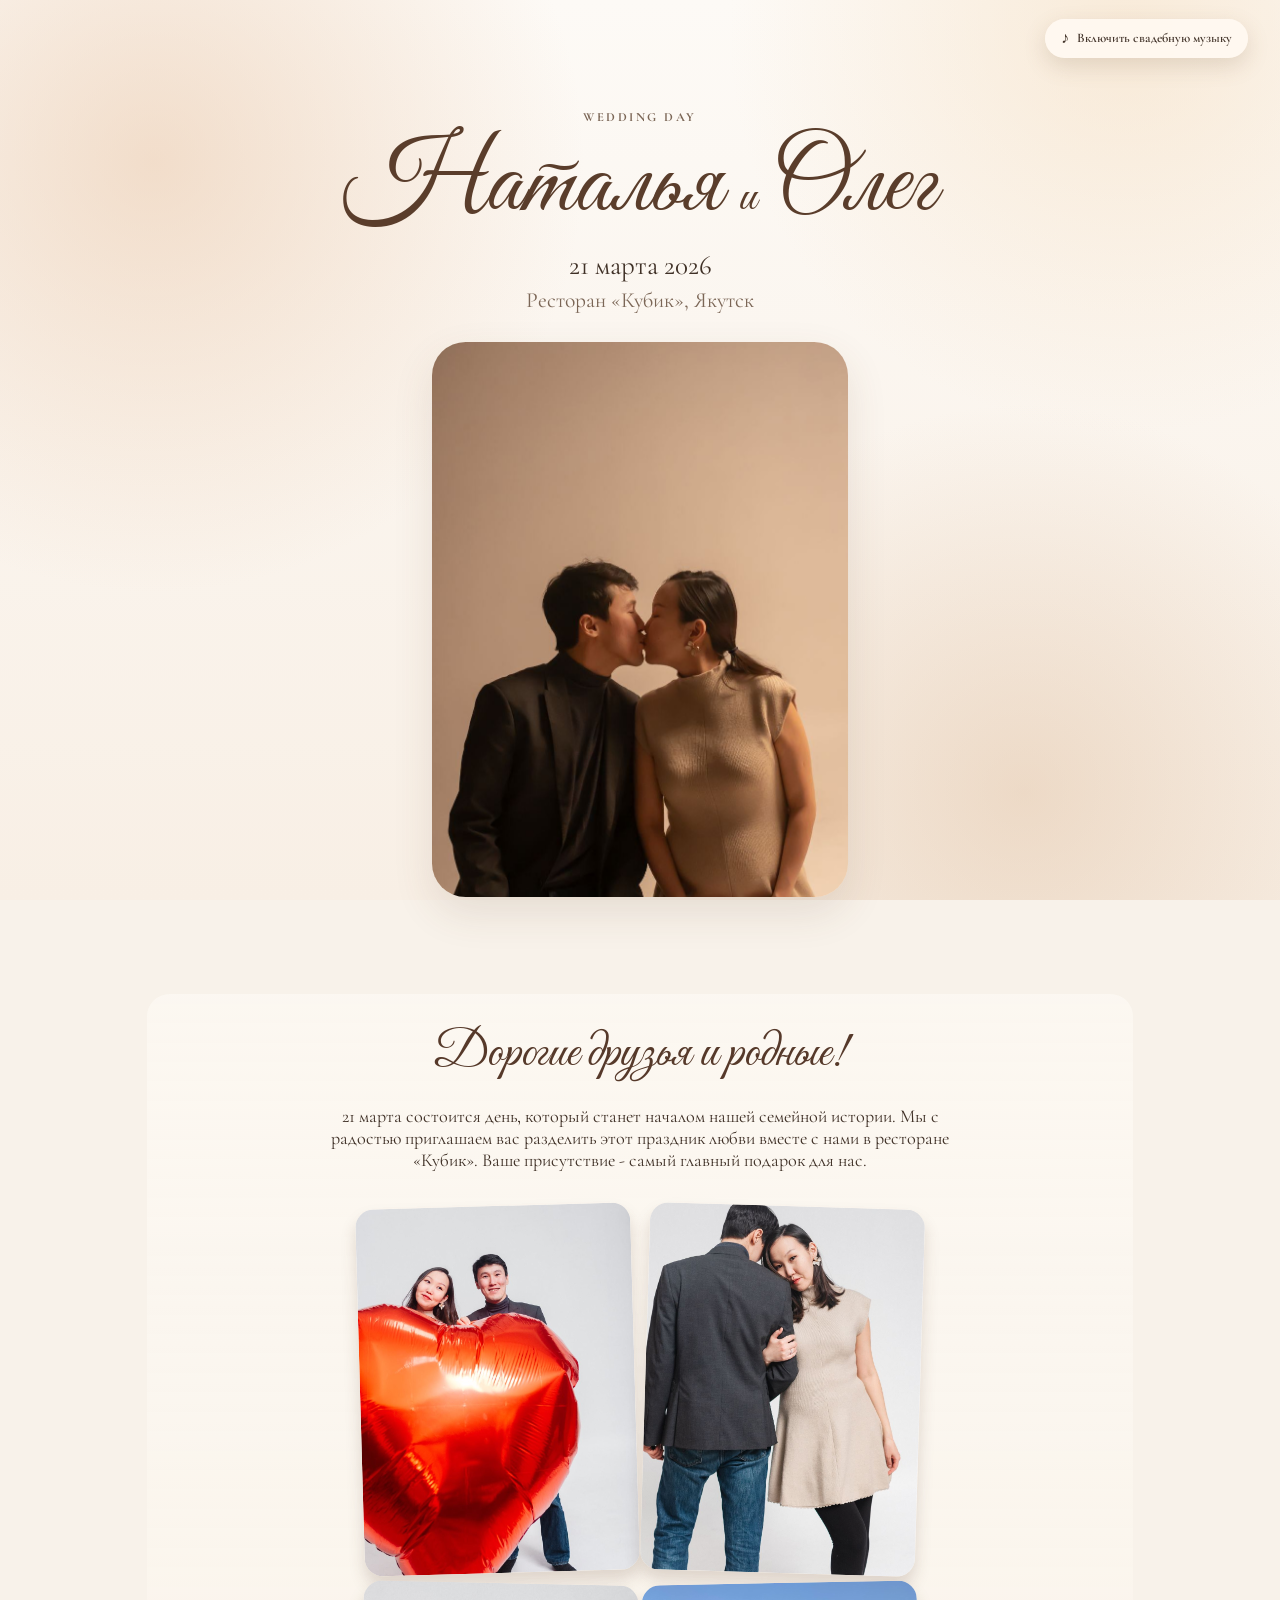
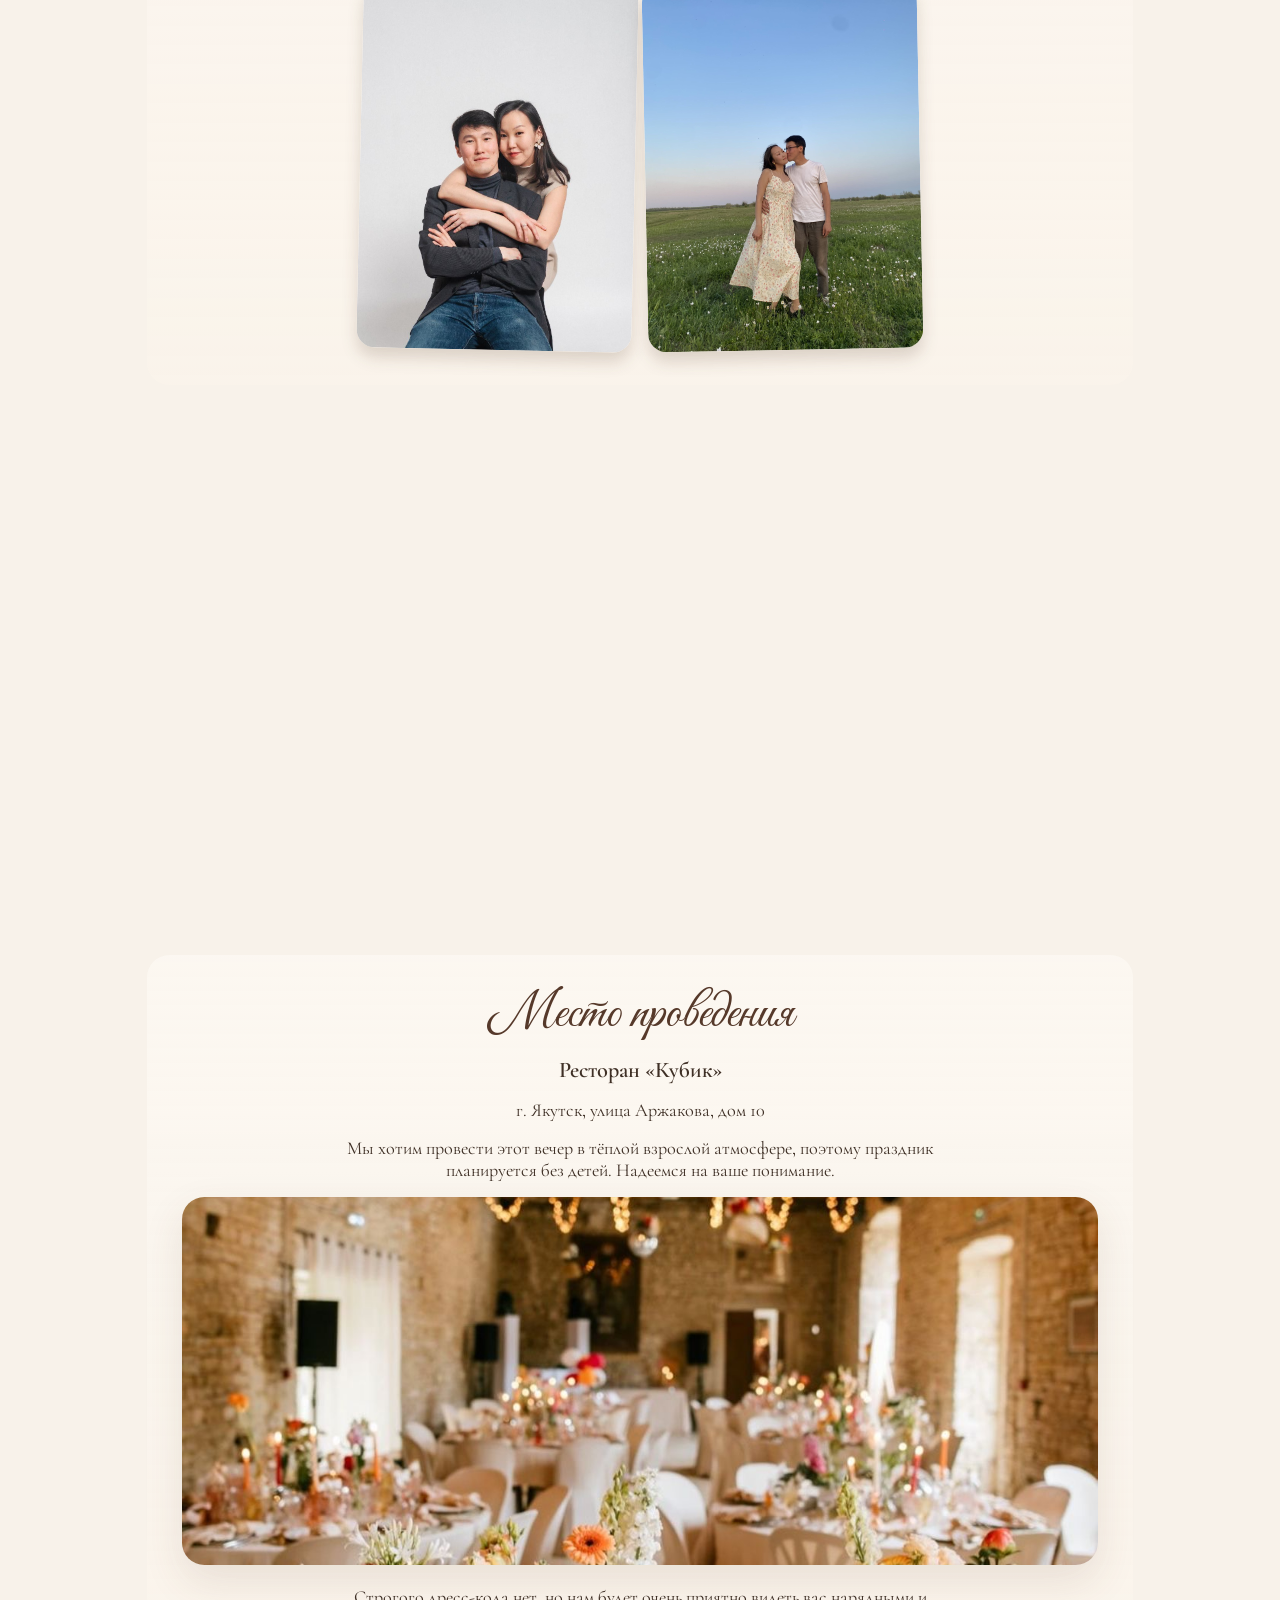
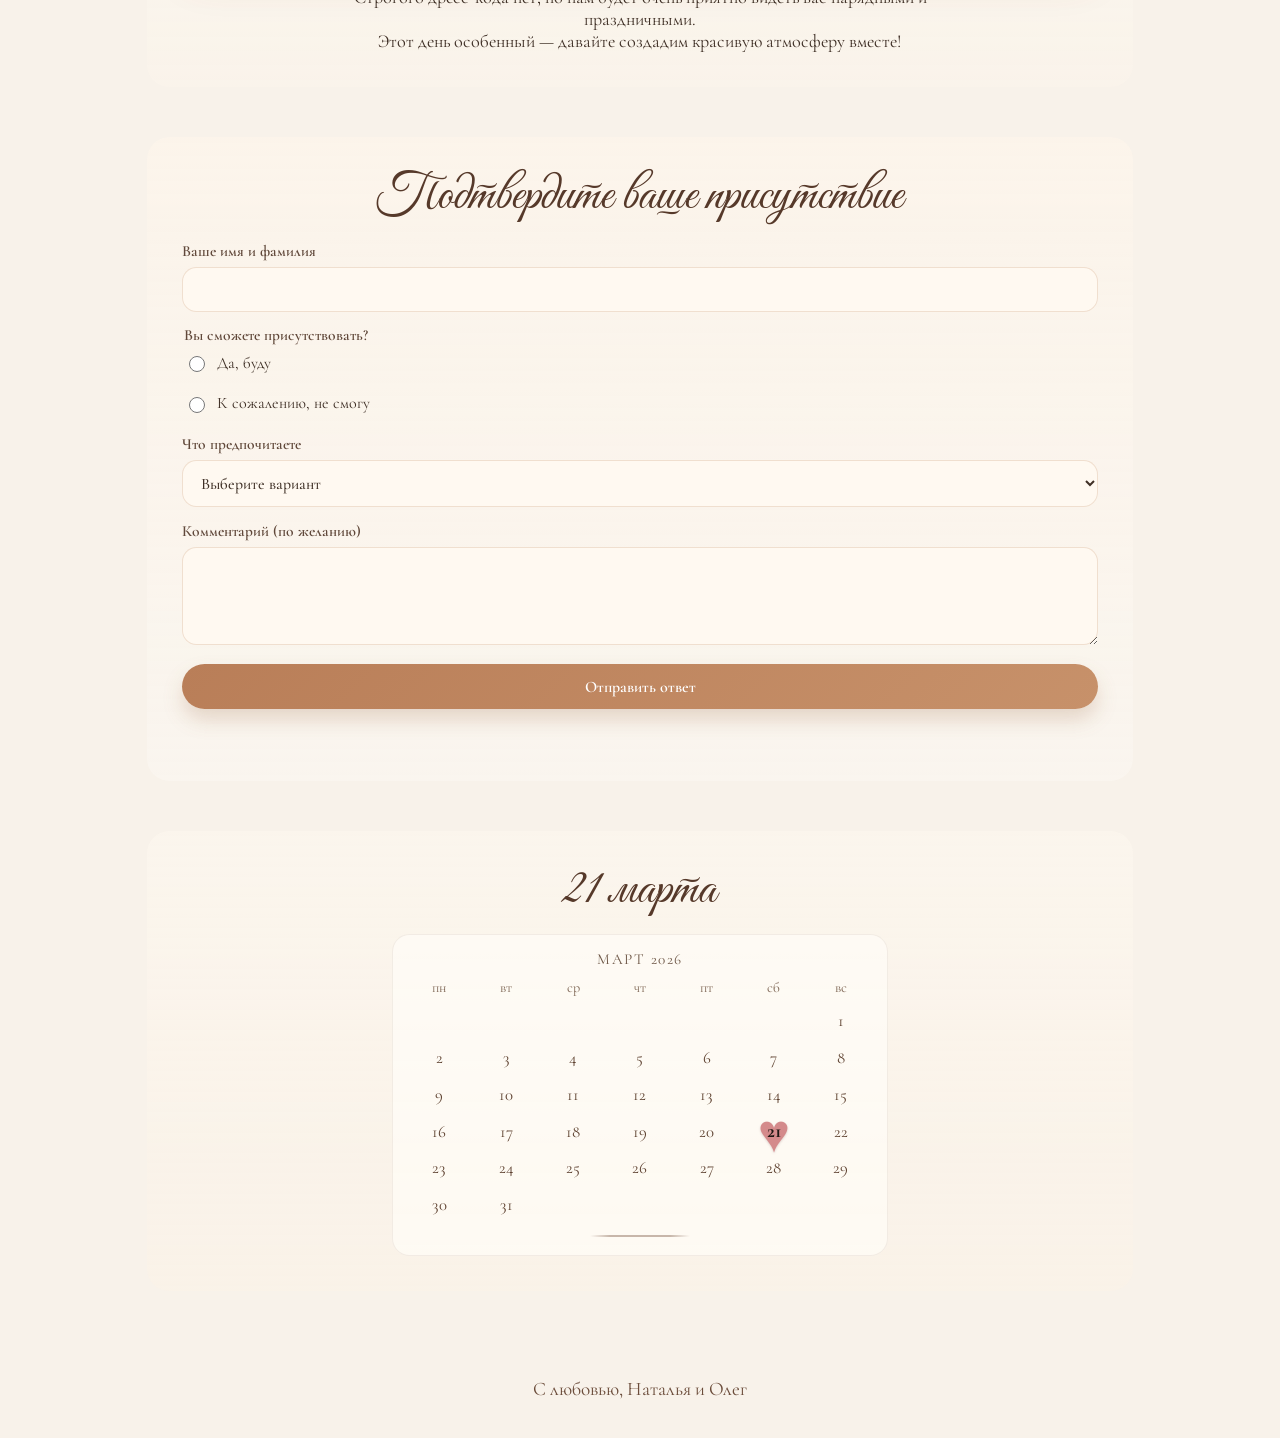
<file: index.html>
<!DOCTYPE html>
<html lang="ru">
<head>
  <meta charset="UTF-8">
  <meta http-equiv="Content-Type" content="text/html; charset=UTF-8">
  <meta name="viewport" content="width=device-width, initial-scale=1.0">
  <title>Наталья и Олег | Приглашение на свадьбу</title>
  <meta
    name="description"
    content="Приглашение на свадьбу Натальи и Олега. 21 марта, Ресторан «Кубик», Якутск."
  >
  <link rel="preconnect" href="https://fonts.googleapis.com">
  <link rel="preconnect" href="https://fonts.gstatic.com" crossorigin>
  <link
    href="https://fonts.googleapis.com/css2?family=Cormorant+Garamond:wght@400;500;600;700&family=Great+Vibes&display=swap"
    rel="stylesheet"
  >
  <style>
    html, body { margin: 0; padding: 0; }
    body { font-family: "Cormorant Garamond", serif; background: #f8f2ea; color: #3f3026; }
    .music-toggle { position: fixed; right: 12px; top: 12px; z-index: 20; }
    .hero { max-width: 1024px; margin: 0 auto; padding: 92px 16px 40px; text-align: center; }
    .hero__title { margin: 12px 0 0; line-height: 0.95; }
    .hero__photo-wrap { width: min(420px, 100%); margin: 24px auto 0; overflow: hidden; border-radius: 24px; }
    .hero__photo { display: block; width: 100%; height: auto; }
  </style>
  <link rel="stylesheet" href="./styles.css?v=20260303-12">
</head>
<body>
  <div class="page-bg" aria-hidden="true"></div>

  <button class="music-toggle" id="musicToggle" type="button" aria-pressed="false">
    <span class="music-toggle__icon" aria-hidden="true">♪</span>
    <span class="music-toggle__label">Включить свадебную музыку</span>
  </button>

  <audio id="weddingMusic" loop preload="none">
    <source src="./audio/bi-2-molitva-14.mp3" type="audio/mpeg">
  </audio>

  <header class="hero reveal" id="top">
    <p class="hero__kicker">wedding day</p>
    <h1 class="hero__title">Наталья <span>и</span> Олег</h1>
    <p class="hero__meta">21 марта 2026</p>
    <p class="hero__meta hero__meta--accent">Ресторан «Кубик», Якутск</p>
    <div class="hero__photo-wrap">
      <img class="hero__photo" src="./img/optimized/paint2.jpg" alt="Наталья и Олег">
    </div>
  </header>

  <main class="content">
    <section class="section reveal" id="story">
      <h2 class="section__title">Дорогие друзья и родные!</h2>
      <p class="section__text">
        21 марта состоится день, который станет началом нашей семейной истории.
        Мы с радостью приглашаем вас разделить этот праздник любви вместе с нами в ресторане «Кубик».
        Ваше присутствие - самый главный подарок для нас.
      </p>
      <div class="collage">
        <img src="./img/optimized/DSC06246.jpg" alt="Фотография Натальи и Олега 1">
        <img src="./img/optimized/DSC06267.jpg" alt="Фотография Натальи и Олега 2">
        <img src="./img/optimized/poto1.jpg" alt="Фотография Натальи и Олега 3">
        <img src="./img/optimized/hero-main.jpg" alt="Фотография Натальи и Олега 4">
      </div>
      
    </section>

    <section class="section reveal" id="timing">
      <h2 class="section__title">Тайминг дня</h2>
      <ul class="timeline">
        <li class="timeline__item">
          <time class="timeline__time" datetime="2026-03-21T16:00:00+09:00">16:00</time>
          <p class="timeline__event">Сбор гостей</p>
        </li>
        <li class="timeline__item">
          <time class="timeline__time" datetime="2026-03-21T17:00:00+09:00">17:00</time>
          <p class="timeline__event">Начало торжества</p>
        </li>
        <li class="timeline__item">
          <time class="timeline__time" datetime="2026-03-21T21:00:00+09:00">21:00</time>
          <p class="timeline__event">Праздничный торт</p>
        </li>
        <li class="timeline__item">
          <time class="timeline__time" datetime="2026-03-21T23:00:00+09:00">23:00</time>
          <p class="timeline__event">Завершение вечера</p>
        </li>
      </ul>
      <p class="section__hint">
        Будем рады, если вы приедете к началу сбора гостей, чтобы ничего не пропустить.
      </p>
    </section>

    <section class="section reveal" id="location">
      <h2 class="section__title">Место проведения</h2>
      <p class="section__text section__text--center section__text--strong">Ресторан «Кубик»</p>
      <p class="section__text section__text--center">г. Якутск, улица Аржакова, дом 10</p>
      <p class="section__text">
        Мы хотим провести этот вечер в тёплой взрослой атмосфере, поэтому праздник планируется без детей.
        Надеемся на ваше понимание.
      </p>
      <img class="mood-photo" src="./photos_preview/mood.jpeg" alt="Атмосфера места проведения">

      
      <p class="section__text section__text--center">
        Строгого дресс-кода нет, но нам будет очень приятно видеть вас нарядными и праздничными.<br>
        Этот день особенный — давайте создадим красивую атмосферу вместе!
      </p>
    </section>

    

    <section class="section section--rsvp reveal" id="rsvp">
      <h2 class="section__title">Подтвердите ваше присутствие</h2>
      <form class="rsvp-form" id="rsvpForm" novalidate>
        <label class="field">
          <span class="field__label">Ваше имя и фамилия</span>
          <input class="field__control" type="text" name="fullName" required>
        </label>

        <fieldset class="field-group">
          <legend class="field__label">Вы сможете присутствовать?</legend>
          <label class="choice">
            <input type="radio" name="attendance" value="Да, буду" required>
            <span>Да, буду</span>
          </label>
          <label class="choice">
            <input type="radio" name="attendance" value="К сожалению, не смогу" required>
            <span>К сожалению, не смогу</span>
          </label>
        </fieldset>

        <label class="field">
          <span class="field__label">Что предпочитаете</span>
          <select class="field__control" name="drink" required>
            <option value="" selected disabled>Выберите вариант</option>
            <option value="Красное вино">Красное вино</option>
            <option value="Белое вино">Белое вино</option>
            <option value="Шампанское">Шампанское</option>
            <option value="Крепкие напитки">Крепкие напитки</option>
            <option value="Не пью алкоголь">Не пью алкоголь</option>
          </select>
        </label>

        <label class="field">
          <span class="field__label">Комментарий (по желанию)</span>
          <textarea class="field__control field__control--textarea" name="comment" rows="3"></textarea>
        </label>

        <button class="submit-btn" type="submit">Отправить ответ</button>
        <p class="form-status" id="formStatus" role="status" aria-live="polite"></p>
      </form>
    </section>

    <section class="section section--calendar reveal" id="calendar">
      <h2 class="section__title">21 марта</h2>
      <div class="calendar" role="img" aria-label="Календарь марта 2026 года. Дата свадьбы: 21 марта">
        <p class="calendar__month">март 2026</p>
        <div class="calendar__weekdays" aria-hidden="true">
          <span>пн</span><span>вт</span><span>ср</span><span>чт</span><span>пт</span><span>сб</span><span>вс</span>
        </div>
        <div class="calendar__grid" aria-hidden="true">
          <span class="calendar__cell calendar__cell--empty"></span>
          <span class="calendar__cell calendar__cell--empty"></span>
          <span class="calendar__cell calendar__cell--empty"></span>
          <span class="calendar__cell calendar__cell--empty"></span>
          <span class="calendar__cell calendar__cell--empty"></span>
          <span class="calendar__cell calendar__cell--empty"></span>
          <span class="calendar__cell">1</span>
          <span class="calendar__cell">2</span>
          <span class="calendar__cell">3</span>
          <span class="calendar__cell">4</span>
          <span class="calendar__cell">5</span>
          <span class="calendar__cell">6</span>
          <span class="calendar__cell">7</span>
          <span class="calendar__cell">8</span>
          <span class="calendar__cell">9</span>
          <span class="calendar__cell">10</span>
          <span class="calendar__cell">11</span>
          <span class="calendar__cell">12</span>
          <span class="calendar__cell">13</span>
          <span class="calendar__cell">14</span>
          <span class="calendar__cell">15</span>
          <span class="calendar__cell">16</span>
          <span class="calendar__cell">17</span>
          <span class="calendar__cell">18</span>
          <span class="calendar__cell">19</span>
          <span class="calendar__cell">20</span>
          <span class="calendar__cell calendar__cell--heart" aria-label="21 марта">21</span>
          <span class="calendar__cell">22</span>
          <span class="calendar__cell">23</span>
          <span class="calendar__cell">24</span>
          <span class="calendar__cell">25</span>
          <span class="calendar__cell">26</span>
          <span class="calendar__cell">27</span>
          <span class="calendar__cell">28</span>
          <span class="calendar__cell">29</span>
          <span class="calendar__cell">30</span>
          <span class="calendar__cell">31</span>
        </div>
        <div class="calendar__underline" aria-hidden="true"></div>
      </div>
    </section>
  </main>

  <footer class="footer">
    С любовью, Наталья и Олег
  </footer>

  <script src="./script.js?v=20260303-10" defer></script>
</body>
</html>
</file>
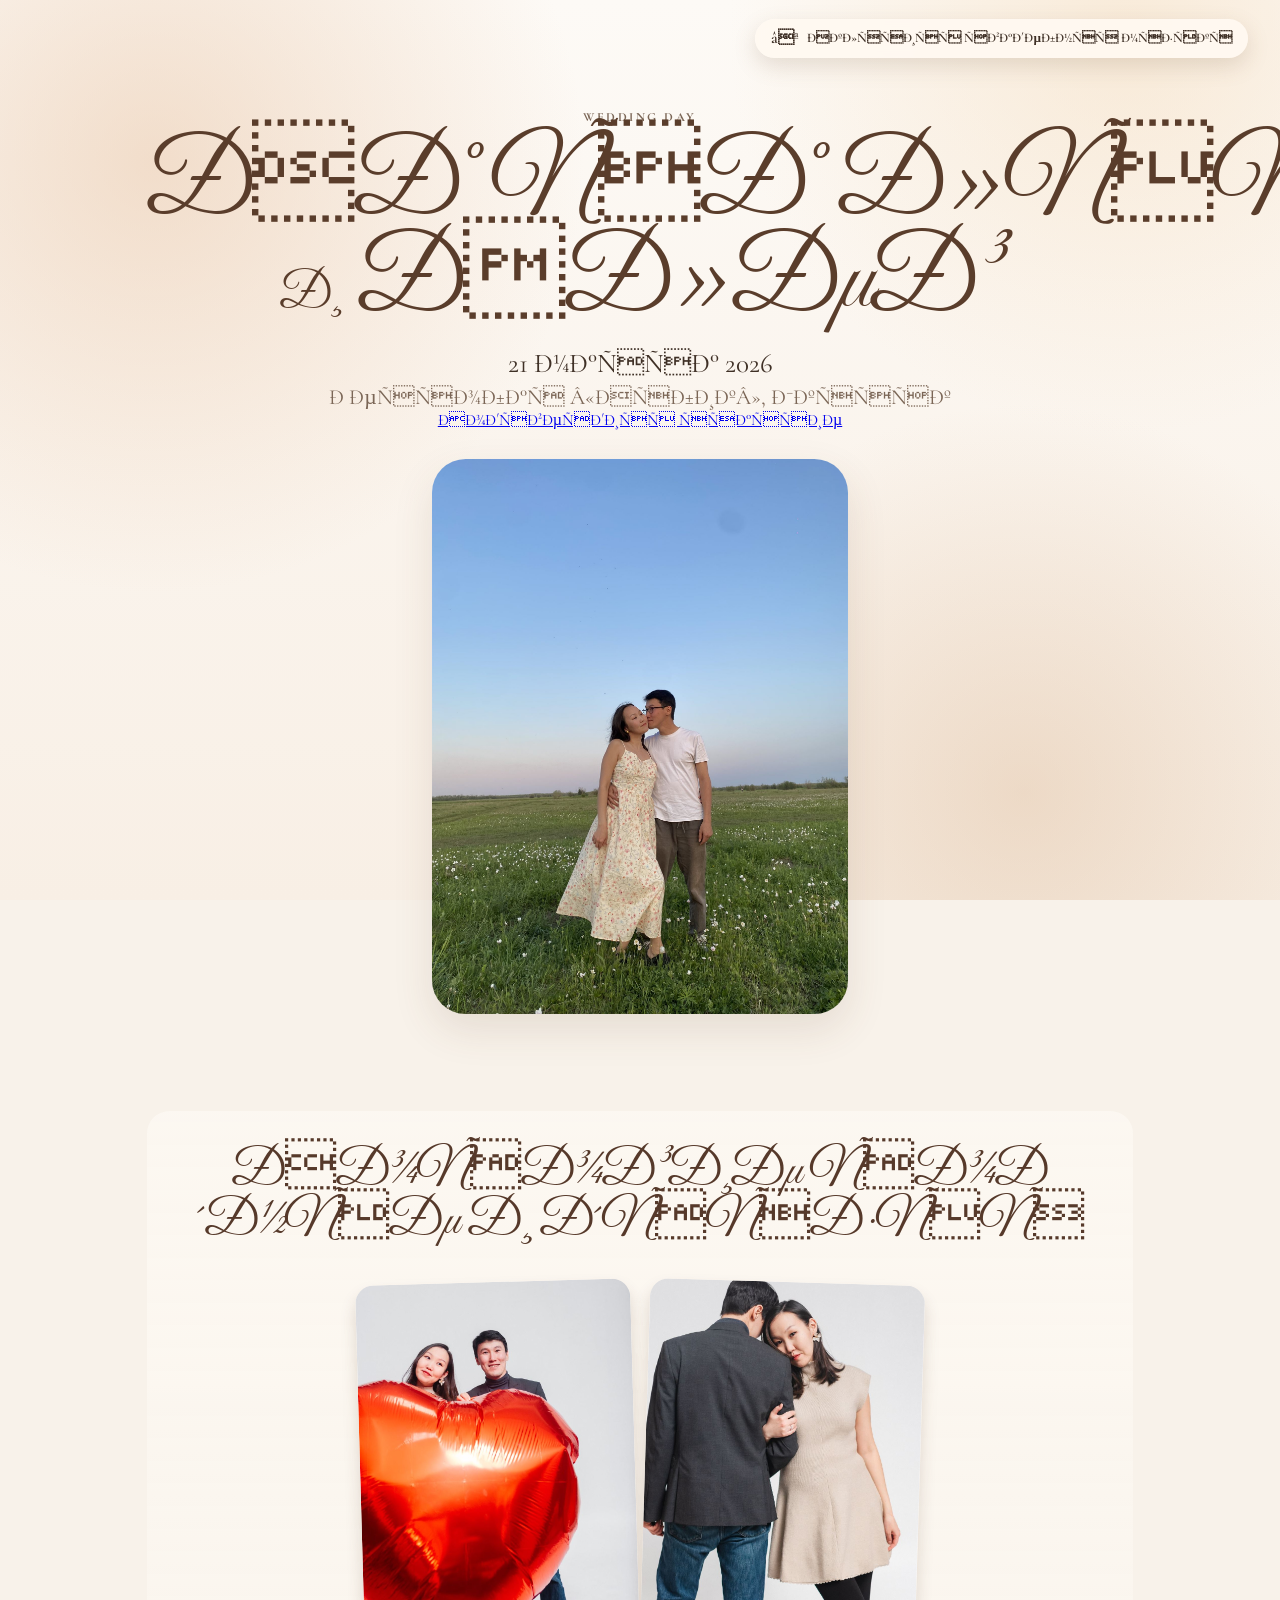
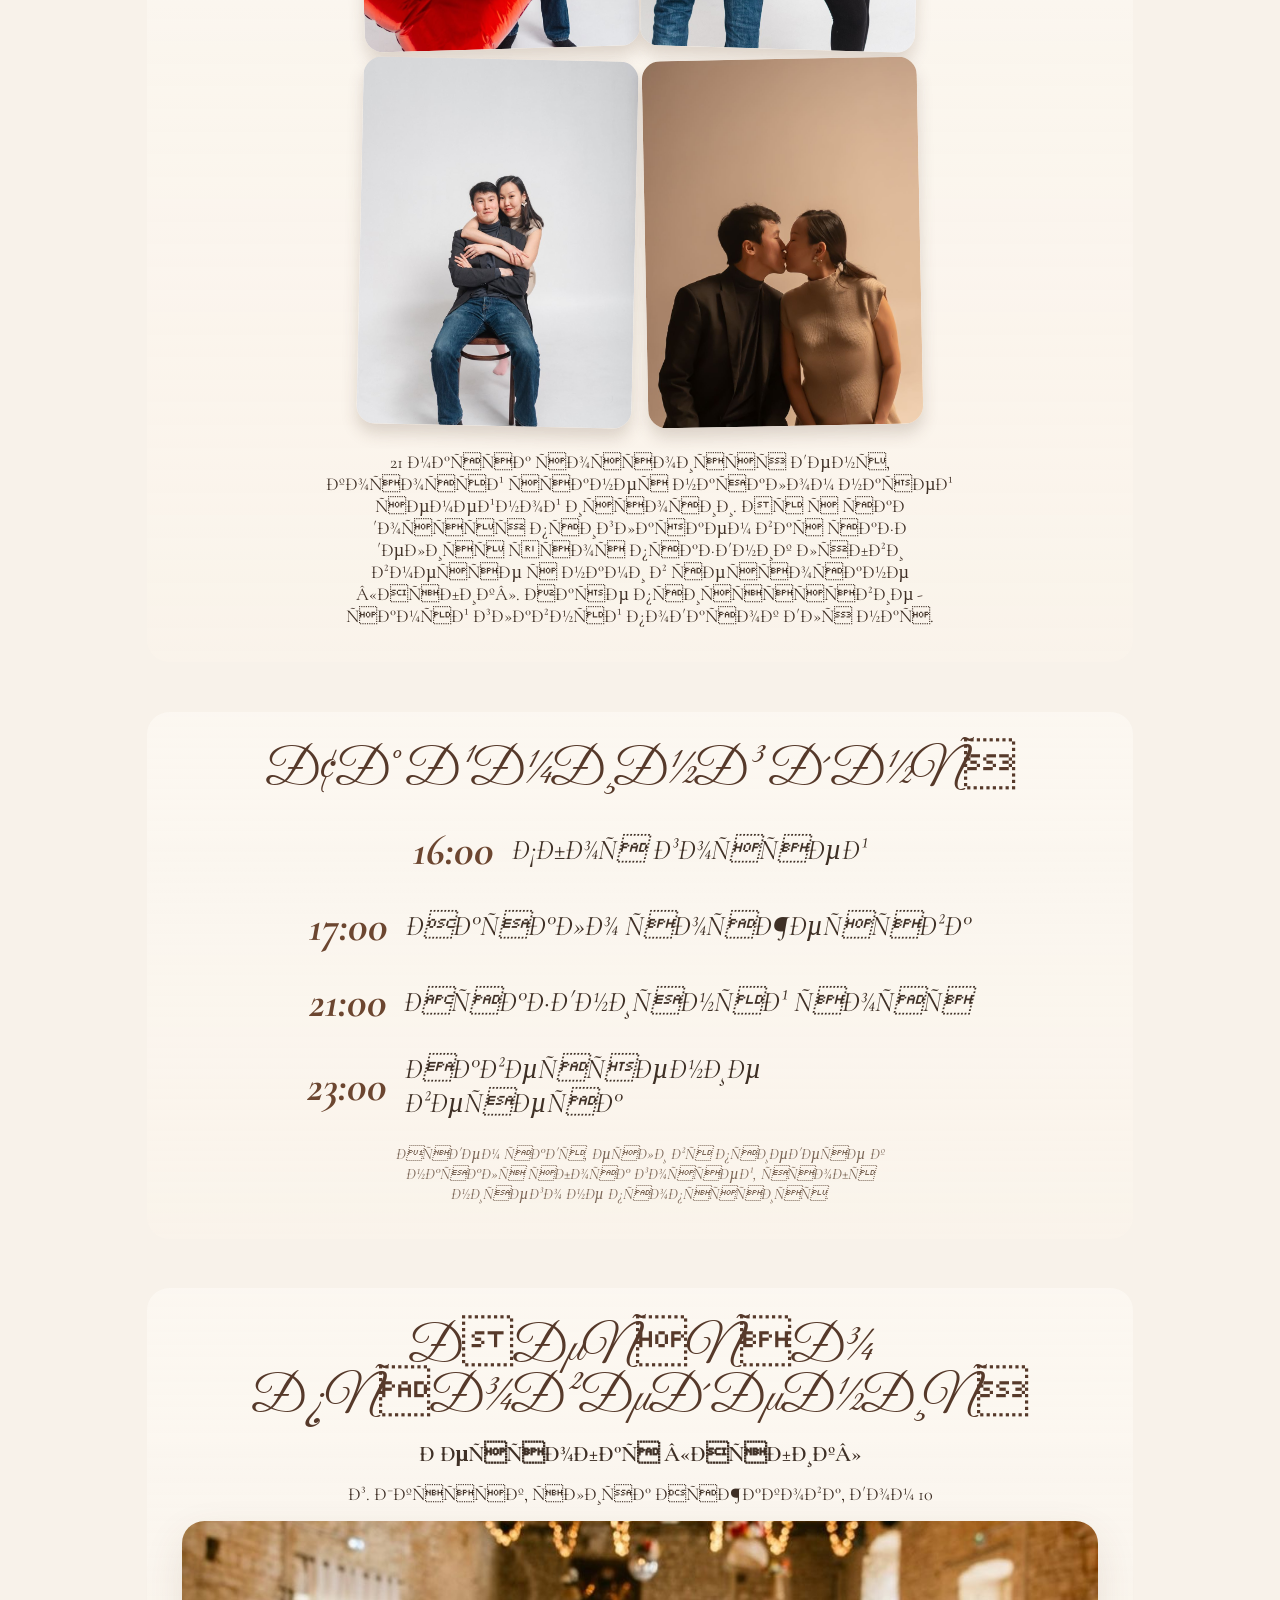
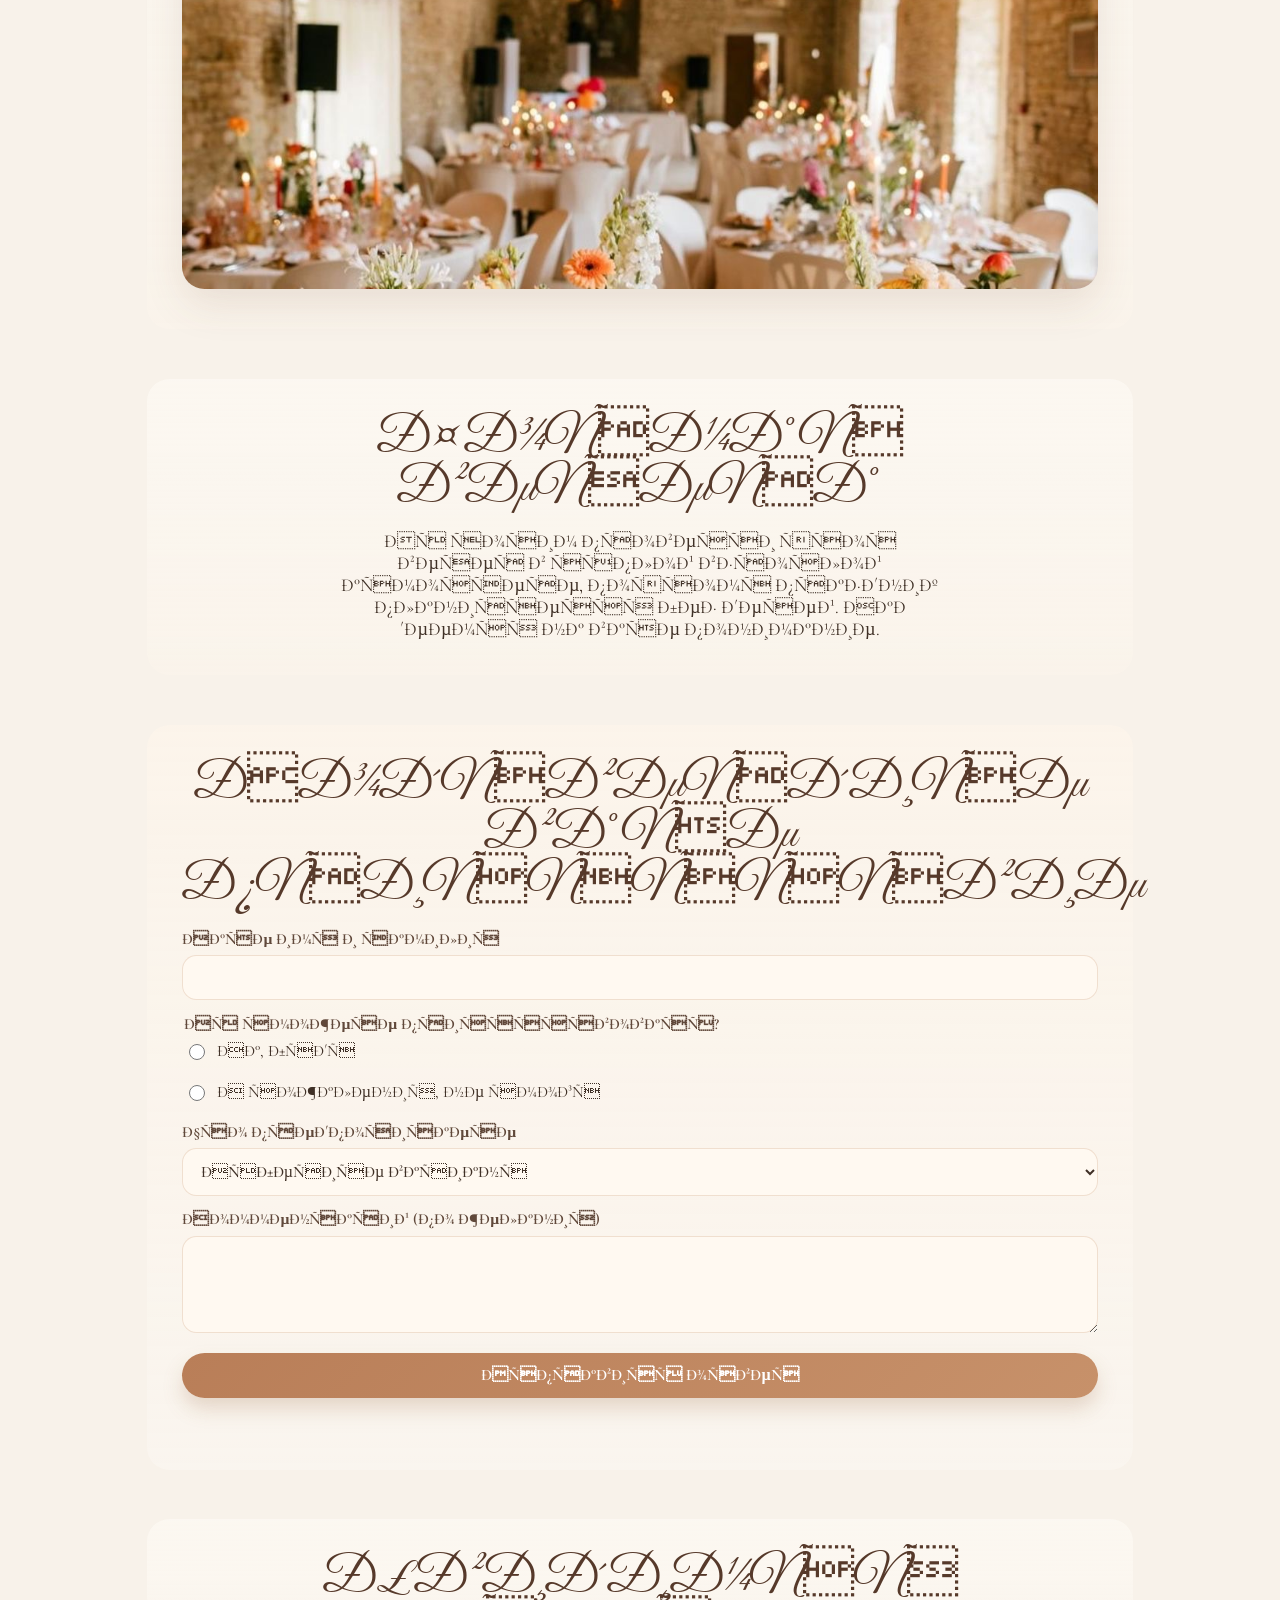
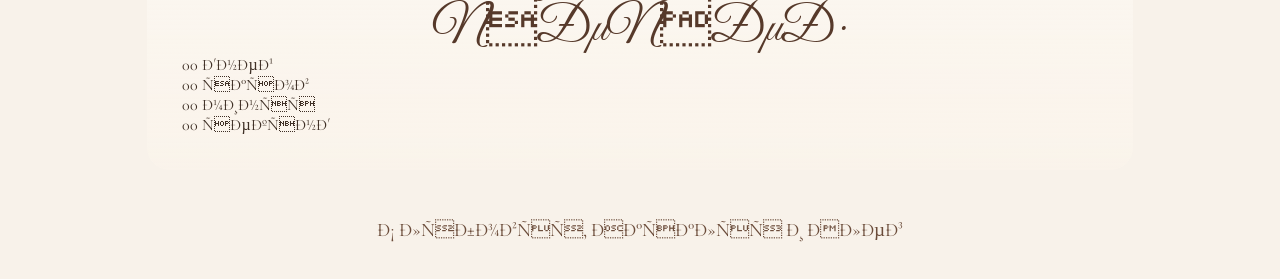
<file: .tmp_remote_index.html>
﻿<!DOCTYPE html>
<html lang="ru">
<head>
  <meta charset="UTF-8">
  <meta name="viewport" content="width=device-width, initial-scale=1.0">
  <title>ÐÐ°ÑÐ°Ð»ÑÑ Ð¸ ÐÐ»ÐµÐ³ | ÐÑÐ¸Ð³Ð»Ð°ÑÐµÐ½Ð¸Ðµ Ð½Ð° ÑÐ²Ð°Ð´ÑÐ±Ñ</title>
  <meta
    name="description"
    content="ÐÑÐ¸Ð³Ð»Ð°ÑÐµÐ½Ð¸Ðµ Ð½Ð° ÑÐ²Ð°Ð´ÑÐ±Ñ ÐÐ°ÑÐ°Ð»ÑÐ¸ Ð¸ ÐÐ»ÐµÐ³Ð°. 21 Ð¼Ð°ÑÑÐ°, Ð ÐµÑÑÐ¾Ð±Ð°Ñ Â«ÐÑÐ±Ð¸ÐºÂ», Ð¯ÐºÑÑÑÐº."
  >
  <link rel="preconnect" href="https://fonts.googleapis.com">
  <link rel="preconnect" href="https://fonts.gstatic.com" crossorigin>
  <link
    href="https://fonts.googleapis.com/css2?family=Cormorant+Garamond:wght@400;500;600;700&family=Great+Vibes&family=Manrope:wght@400;500;600&display=swap"
    rel="stylesheet"
  >
  <link rel="stylesheet" href="styles.css">
</head>
<body>
  <div class="page-bg" aria-hidden="true"></div>

  <button class="music-toggle" id="musicToggle" type="button" aria-pressed="false">
    <span class="music-toggle__icon" aria-hidden="true">âª</span>
    <span class="music-toggle__label">ÐÐºÐ»ÑÑÐ¸ÑÑ ÑÐ²Ð°Ð´ÐµÐ±Ð½ÑÑ Ð¼ÑÐ·ÑÐºÑ</span>
  </button>

  <audio id="weddingMusic" loop preload="none">
    <source src="audio/wedding.mp3" type="audio/mpeg">
    <source
      src="https://assets.mixkit.co/music/672/672.mp3"
      type="audio/mpeg"
    >
    <source
      src="https://assets.mixkit.co/music/37/37.mp3"
      type="audio/mpeg"
    >
    <source
      src="https://assets.mixkit.co/music/43/43.mp3"
      type="audio/mpeg"
    >
  </audio>

  <header class="hero reveal" id="top">
    <p class="hero__kicker">wedding day</p>
    <h1 class="hero__title">ÐÐ°ÑÐ°Ð»ÑÑ <span>Ð¸</span> ÐÐ»ÐµÐ³</h1>
    <p class="hero__meta">21 Ð¼Ð°ÑÑÐ° 2026</p>
    <p class="hero__meta hero__meta--accent">Ð ÐµÑÑÐ¾Ð±Ð°Ñ Â«ÐÑÐ±Ð¸ÐºÂ», Ð¯ÐºÑÑÑÐº</p>
    <a class="hero__cta" href="#rsvp">ÐÐ¾Ð´ÑÐ²ÐµÑÐ´Ð¸ÑÑ ÑÑÐ°ÑÑÐ¸Ðµ</a>
    <div class="hero__photo-wrap">
      <img class="hero__photo" src="img/optimized/hero-main.jpg" alt="ÐÐ°ÑÐ°Ð»ÑÑ Ð¸ ÐÐ»ÐµÐ³">
    </div>
  </header>

  <main class="content">
    <section class="section reveal" id="story">
      <h2 class="section__title">ÐÐ¾ÑÐ¾Ð³Ð¸Ðµ ÑÐ¾Ð´Ð½ÑÐµ Ð¸ Ð´ÑÑÐ·ÑÑ</h2>
      <div class="collage">
        <img src="img/optimized/DSC06246.jpg" alt="Ð¤Ð¾ÑÐ¾Ð³ÑÐ°ÑÐ¸Ñ ÐÐ°ÑÐ°Ð»ÑÐ¸ Ð¸ ÐÐ»ÐµÐ³Ð° 1">
        <img src="img/optimized/DSC06267.jpg" alt="Ð¤Ð¾ÑÐ¾Ð³ÑÐ°ÑÐ¸Ñ ÐÐ°ÑÐ°Ð»ÑÐ¸ Ð¸ ÐÐ»ÐµÐ³Ð° 2">
        <img src="img/optimized/DSC06296.jpg" alt="Ð¤Ð¾ÑÐ¾Ð³ÑÐ°ÑÐ¸Ñ ÐÐ°ÑÐ°Ð»ÑÐ¸ Ð¸ ÐÐ»ÐµÐ³Ð° 3">
        <img src="img/optimized/DSC06363.jpg" alt="Ð¤Ð¾ÑÐ¾Ð³ÑÐ°ÑÐ¸Ñ ÐÐ°ÑÐ°Ð»ÑÐ¸ Ð¸ ÐÐ»ÐµÐ³Ð° 4">
      </div>
      <p class="section__text">
        21 Ð¼Ð°ÑÑÐ° ÑÐ¾ÑÑÐ¾Ð¸ÑÑÑ Ð´ÐµÐ½Ñ, ÐºÐ¾ÑÐ¾ÑÑÐ¹ ÑÑÐ°Ð½ÐµÑ Ð½Ð°ÑÐ°Ð»Ð¾Ð¼ Ð½Ð°ÑÐµÐ¹ ÑÐµÐ¼ÐµÐ¹Ð½Ð¾Ð¹ Ð¸ÑÑÐ¾ÑÐ¸Ð¸.
        ÐÑ Ñ ÑÐ°Ð´Ð¾ÑÑÑÑ Ð¿ÑÐ¸Ð³Ð»Ð°ÑÐ°ÐµÐ¼ Ð²Ð°Ñ ÑÐ°Ð·Ð´ÐµÐ»Ð¸ÑÑ ÑÑÐ¾Ñ Ð¿ÑÐ°Ð·Ð´Ð½Ð¸Ðº Ð»ÑÐ±Ð²Ð¸ Ð²Ð¼ÐµÑÑÐµ Ñ Ð½Ð°Ð¼Ð¸ Ð² ÑÐµÑÑÐ¾ÑÐ°Ð½Ðµ Â«ÐÑÐ±Ð¸ÐºÂ».
        ÐÐ°ÑÐµ Ð¿ÑÐ¸ÑÑÑÑÑÐ²Ð¸Ðµ - ÑÐ°Ð¼ÑÐ¹ Ð³Ð»Ð°Ð²Ð½ÑÐ¹ Ð¿Ð¾Ð´Ð°ÑÐ¾Ðº Ð´Ð»Ñ Ð½Ð°Ñ.
      </p>
    </section>

    <section class="section reveal" id="timing">
      <h2 class="section__title">Ð¢Ð°Ð¹Ð¼Ð¸Ð½Ð³ Ð´Ð½Ñ</h2>
      <ul class="timeline">
        <li class="timeline__item">
          <time class="timeline__time" datetime="2026-03-21T16:00:00+09:00">16:00</time>
          <p class="timeline__event">Ð¡Ð±Ð¾Ñ Ð³Ð¾ÑÑÐµÐ¹</p>
        </li>
        <li class="timeline__item">
          <time class="timeline__time" datetime="2026-03-21T17:00:00+09:00">17:00</time>
          <p class="timeline__event">ÐÐ°ÑÐ°Ð»Ð¾ ÑÐ¾ÑÐ¶ÐµÑÑÐ²Ð°</p>
        </li>
        <li class="timeline__item">
          <time class="timeline__time" datetime="2026-03-21T21:00:00+09:00">21:00</time>
          <p class="timeline__event">ÐÑÐ°Ð·Ð´Ð½Ð¸ÑÐ½ÑÐ¹ ÑÐ¾ÑÑ</p>
        </li>
        <li class="timeline__item">
          <time class="timeline__time" datetime="2026-03-21T23:00:00+09:00">23:00</time>
          <p class="timeline__event">ÐÐ°Ð²ÐµÑÑÐµÐ½Ð¸Ðµ Ð²ÐµÑÐµÑÐ°</p>
        </li>
      </ul>
      <p class="section__hint">
        ÐÑÐ´ÐµÐ¼ ÑÐ°Ð´Ñ, ÐµÑÐ»Ð¸ Ð²Ñ Ð¿ÑÐ¸ÐµÐ´ÐµÑÐµ Ðº Ð½Ð°ÑÐ°Ð»Ñ ÑÐ±Ð¾ÑÐ° Ð³Ð¾ÑÑÐµÐ¹, ÑÑÐ¾Ð±Ñ Ð½Ð¸ÑÐµÐ³Ð¾ Ð½Ðµ Ð¿ÑÐ¾Ð¿ÑÑÑÐ¸ÑÑ.
      </p>
    </section>

    <section class="section reveal" id="location">
      <h2 class="section__title">ÐÐµÑÑÐ¾ Ð¿ÑÐ¾Ð²ÐµÐ´ÐµÐ½Ð¸Ñ</h2>
      <p class="section__text section__text--center section__text--strong">Ð ÐµÑÑÐ¾Ð±Ð°Ñ Â«ÐÑÐ±Ð¸ÐºÂ»</p>
      <p class="section__text section__text--center">Ð³. Ð¯ÐºÑÑÑÐº, ÑÐ»Ð¸ÑÐ° ÐÑÐ¶Ð°ÐºÐ¾Ð²Ð°, Ð´Ð¾Ð¼ 10</p>
      <img class="mood-photo" src="photos_preview/mood.jpeg" alt="ÐÑÐ¼Ð¾ÑÑÐµÑÐ° Ð¼ÐµÑÑÐ° Ð¿ÑÐ¾Ð²ÐµÐ´ÐµÐ½Ð¸Ñ">
    </section>

    <section class="section reveal" id="format">
      <h2 class="section__title">Ð¤Ð¾ÑÐ¼Ð°Ñ Ð²ÐµÑÐµÑÐ°</h2>
      <p class="section__text">
        ÐÑ ÑÐ¾ÑÐ¸Ð¼ Ð¿ÑÐ¾Ð²ÐµÑÑÐ¸ ÑÑÐ¾Ñ Ð²ÐµÑÐµÑ Ð² ÑÑÐ¿Ð»Ð¾Ð¹ Ð²Ð·ÑÐ¾ÑÐ»Ð¾Ð¹ Ð°ÑÐ¼Ð¾ÑÑÐµÑÐµ, Ð¿Ð¾ÑÑÐ¾Ð¼Ñ Ð¿ÑÐ°Ð·Ð´Ð½Ð¸Ðº Ð¿Ð»Ð°Ð½Ð¸ÑÑÐµÑÑÑ Ð±ÐµÐ· Ð´ÐµÑÐµÐ¹.
        ÐÐ°Ð´ÐµÐµÐ¼ÑÑ Ð½Ð° Ð²Ð°ÑÐµ Ð¿Ð¾Ð½Ð¸Ð¼Ð°Ð½Ð¸Ðµ.
      </p>
    </section>

    <section class="section section--rsvp reveal" id="rsvp">
      <h2 class="section__title">ÐÐ¾Ð´ÑÐ²ÐµÑÐ´Ð¸ÑÐµ Ð²Ð°ÑÐµ Ð¿ÑÐ¸ÑÑÑÑÑÐ²Ð¸Ðµ</h2>
      <form class="rsvp-form" id="rsvpForm" novalidate>
        <label class="field">
          <span class="field__label">ÐÐ°ÑÐµ Ð¸Ð¼Ñ Ð¸ ÑÐ°Ð¼Ð¸Ð»Ð¸Ñ</span>
          <input class="field__control" type="text" name="fullName" required>
        </label>

        <fieldset class="field-group">
          <legend class="field__label">ÐÑ ÑÐ¼Ð¾Ð¶ÐµÑÐµ Ð¿ÑÐ¸ÑÑÑÑÑÐ²Ð¾Ð²Ð°ÑÑ?</legend>
          <label class="choice">
            <input type="radio" name="attendance" value="ÐÐ°, Ð±ÑÐ´Ñ" required>
            <span>ÐÐ°, Ð±ÑÐ´Ñ</span>
          </label>
          <label class="choice">
            <input type="radio" name="attendance" value="Ð ÑÐ¾Ð¶Ð°Ð»ÐµÐ½Ð¸Ñ, Ð½Ðµ ÑÐ¼Ð¾Ð³Ñ" required>
            <span>Ð ÑÐ¾Ð¶Ð°Ð»ÐµÐ½Ð¸Ñ, Ð½Ðµ ÑÐ¼Ð¾Ð³Ñ</span>
          </label>
        </fieldset>

        <label class="field">
          <span class="field__label">Ð§ÑÐ¾ Ð¿ÑÐµÐ´Ð¿Ð¾ÑÐ¸ÑÐ°ÐµÑÐµ</span>
          <select class="field__control" name="drink" required>
            <option value="" selected disabled>ÐÑÐ±ÐµÑÐ¸ÑÐµ Ð²Ð°ÑÐ¸Ð°Ð½Ñ</option>
            <option value="ÐÑÐ°ÑÐ½Ð¾Ðµ Ð²Ð¸Ð½Ð¾">ÐÑÐ°ÑÐ½Ð¾Ðµ Ð²Ð¸Ð½Ð¾</option>
            <option value="ÐÐµÐ»Ð¾Ðµ Ð²Ð¸Ð½Ð¾">ÐÐµÐ»Ð¾Ðµ Ð²Ð¸Ð½Ð¾</option>
            <option value="Ð¨Ð°Ð¼Ð¿Ð°Ð½ÑÐºÐ¾Ðµ">Ð¨Ð°Ð¼Ð¿Ð°Ð½ÑÐºÐ¾Ðµ</option>
            <option value="ÐÑÐµÐ¿ÐºÐ¸Ðµ Ð½Ð°Ð¿Ð¸ÑÐºÐ¸">ÐÑÐµÐ¿ÐºÐ¸Ðµ Ð½Ð°Ð¿Ð¸ÑÐºÐ¸</option>
            <option value="ÐÐµ Ð¿ÑÑ Ð°Ð»ÐºÐ¾Ð³Ð¾Ð»Ñ">ÐÐµ Ð¿ÑÑ Ð°Ð»ÐºÐ¾Ð³Ð¾Ð»Ñ</option>
          </select>
        </label>

        <label class="field">
          <span class="field__label">ÐÐ¾Ð¼Ð¼ÐµÐ½ÑÐ°ÑÐ¸Ð¹ (Ð¿Ð¾ Ð¶ÐµÐ»Ð°Ð½Ð¸Ñ)</span>
          <textarea class="field__control field__control--textarea" name="comment" rows="3"></textarea>
        </label>

        <button class="submit-btn" type="submit">ÐÑÐ¿ÑÐ°Ð²Ð¸ÑÑ Ð¾ÑÐ²ÐµÑ</button>
        <p class="form-status" id="formStatus" role="status" aria-live="polite"></p>
      </form>
    </section>

    <section class="section section--countdown reveal" id="countdown">
      <h2 class="section__title">Ð£Ð²Ð¸Ð´Ð¸Ð¼ÑÑ ÑÐµÑÐµÐ·</h2>
      <div class="countdown" aria-live="polite">
        <div class="countdown__item">
          <span class="countdown__value" id="days">00</span>
          <span class="countdown__label">Ð´Ð½ÐµÐ¹</span>
        </div>
        <div class="countdown__item">
          <span class="countdown__value" id="hours">00</span>
          <span class="countdown__label">ÑÐ°ÑÐ¾Ð²</span>
        </div>
        <div class="countdown__item">
          <span class="countdown__value" id="minutes">00</span>
          <span class="countdown__label">Ð¼Ð¸Ð½ÑÑ</span>
        </div>
        <div class="countdown__item">
          <span class="countdown__value" id="seconds">00</span>
          <span class="countdown__label">ÑÐµÐºÑÐ½Ð´</span>
        </div>
      </div>
    </section>
  </main>

  <footer class="footer">
    Ð¡ Ð»ÑÐ±Ð¾Ð²ÑÑ, ÐÐ°ÑÐ°Ð»ÑÑ Ð¸ ÐÐ»ÐµÐ³
  </footer>

  <script src="script.js"></script>
<script defer src="https://static.cloudflareinsights.com/beacon.min.js/v67327c56f0bb4ef8b305cae61679db8f1769101564043" integrity="sha512-rdcWY47ByXd76cbCFzznIcEaCN71jqkWBBqlwhF1SY7KubdLKZiEGeP7AyieKZlGP9hbY/MhGrwXzJC/HulNyg==" data-cf-beacon='{"version":"2024.11.0","token":"cd924dd2b240425f8cc0068f818550eb","r":1,"server_timing":{"name":{"cfCacheStatus":true,"cfEdge":true,"cfExtPri":true,"cfL4":true,"cfOrigin":true,"cfSpeedBrain":true},"location_startswith":null}}' crossorigin="anonymous"></script>
</body>
</html>
</file>
<file: styles.css>
:root {
  --bg-main: #f8f2ea;
  --bg-soft: #fdf9f4;
  --text-main: #3f3026;
  --text-soft: #7b6656;
  --accent: #bf8357;
  --accent-soft: #e4c3a4;
  --shadow: 0 16px 40px rgba(95, 63, 42, 0.12);
  --radius-xl: 2rem;
  --radius-l: 1.4rem;
  --container: 64rem;
}

*,
*::before,
*::after {
  box-sizing: border-box;
}

html {
  scroll-behavior: smooth;
}

body {
  margin: 0;
  min-height: 100vh;
  font-family: "Cormorant Garamond", serif;
  color: var(--text-main);
  background: var(--bg-main);
  overflow-x: hidden;
}

.page-bg {
  position: fixed;
  inset: 0;
  z-index: -1;
  background:
    radial-gradient(circle at 12% 18%, rgba(233, 199, 169, 0.55), transparent 32%),
    radial-gradient(circle at 88% 4%, rgba(244, 220, 189, 0.52), transparent 28%),
    radial-gradient(circle at 80% 88%, rgba(219, 183, 149, 0.4), transparent 30%),
    linear-gradient(180deg, #fdfaf6 0%, #f8efe5 100%);
}

.music-toggle {
  position: fixed;
  right: 1rem;
  top: 1rem;
  z-index: 20;
  border: 0;
  border-radius: 999px;
  padding: 0.7rem 1rem;
  display: inline-flex;
  align-items: center;
  gap: 0.5rem;
  background: rgba(255, 249, 241, 0.92);
  color: var(--text-main);
  font: 600 0.82rem/1 "Cormorant Garamond", serif;
  box-shadow: 0 8px 22px rgba(123, 92, 68, 0.18);
  backdrop-filter: blur(6px);
  cursor: pointer;
  transition: transform 0.3s ease, box-shadow 0.3s ease;
}

.music-toggle:hover {
  transform: translateY(-2px);
  box-shadow: 0 14px 24px rgba(123, 92, 68, 0.22);
}

.music-toggle[aria-pressed="true"] {
  background: #f8e8d8;
}

.music-toggle__icon {
  font-size: 1rem;
  line-height: 1;
}

.hero {
  max-width: var(--container);
  margin: 0 auto;
  padding: 5.8rem 1.2rem 3rem;
  text-align: center;
}

.hero__kicker {
  margin: 0;
  font-size: 0.78rem;
  font-weight: 700;
  letter-spacing: 0.2em;
  text-transform: uppercase;
  color: var(--text-soft);
}

.hero__title {
  margin: 0.8rem 0 0;
  font-family: "Great Vibes", cursive;
  font-weight: 400;
  font-size: clamp(3rem, 15vw, 6.4rem);
  line-height: 0.95;
  color: #5a3d2b;
}

.hero__title span {
  font-family: inherit;
  font-style: normal;
  font-size: 0.48em;
}

.hero__meta {
  margin: 0.9rem 0 0;
  font-family: "Cormorant Garamond", serif;
  font-size: clamp(1.2rem, 5vw, 1.7rem);
  color: var(--text-main);
}

.hero__meta--accent {
  margin-top: 0.3rem;
  font-size: clamp(1.05rem, 4vw, 1.35rem);
  color: var(--text-soft);
}

.hero__photo-wrap {
  width: min(26rem, 100%);
  margin: 1.8rem auto 0;
  border-radius: clamp(1.2rem, 4vw, 2.1rem);
  overflow: hidden;
  box-shadow: var(--shadow);
}

.hero__photo {
  display: block;
  width: 100%;
  height: auto;
  aspect-ratio: 3 / 4;
  object-fit: cover;
}

.content {
  max-width: var(--container);
  margin: 0 auto;
  padding: 0 1.2rem 3rem;
}

.section {
  margin-top: 2.6rem;
  padding: clamp(1.35rem, 3.3vw, 2.2rem);
  border-radius: var(--radius-l);
  background: linear-gradient(180deg, rgba(255, 252, 247, 0.55), rgba(255, 247, 237, 0.35));
}

.section__title {
  margin: 0;
  font-family: "Great Vibes", cursive;
  font-size: clamp(2rem, 7vw, 3.2rem);
  line-height: 0.98;
  font-style: normal;
  font-weight: 400;
  text-align: center;
  color: #56392a;
}

.section__text {
  margin: 1rem auto 0;
  max-width: 40rem;
  font-size: clamp(1rem, 3.5vw, 1.14rem);
  text-align: center;
  color: var(--text-main);
}

.section__text--center {
  text-align: center;
}

.section__text--strong {
  font-size: clamp(1.15rem, 4vw, 1.4rem);
  font-weight: 600;
}

.section__hint {
  margin: 1.1rem auto 0;
  max-width: 33rem;
  text-align: center;
  color: var(--text-soft);
}

.collage {
  margin: 1.3rem auto 0;
  max-width: 35rem;
  display: grid;
  grid-template-columns: repeat(2, 1fr);
  gap: 0.6rem;
}

#story .section__text {
  margin-top: 1.6rem;
}

#story .collage {
  margin-top: 2.2rem;
}

.collage img {
  width: 100%;
  display: block;
  object-fit: cover;
  aspect-ratio: 3 / 4;
  border-radius: 1.15rem;
  box-shadow: 0 10px 16px rgba(82, 58, 41, 0.18);
}

.collage img:nth-child(1) {
  transform: rotate(-1.6deg);
}

.collage img:nth-child(2) {
  transform: rotate(1.7deg);
}

.collage img:nth-child(3) {
  transform: rotate(1.2deg);
}

.collage img:nth-child(4) {
  transform: rotate(-1.1deg);
}

.timeline {
  list-style: none;
  padding: 0;
  margin: 1.25rem auto 0;
  display: grid;
  gap: 0.7rem;
  width: min(100%, 42rem);
}

.timeline__item {
  display: grid;
  grid-template-columns: auto auto;
  justify-content: center;
  align-items: center;
  gap: 1.1rem;
  padding: 0.4rem 0.2rem;
}

.timeline__time {
  font-family: "Cormorant Garamond", serif;
  font-size: clamp(2.25rem, 2rem + 0.9vw, 2.8rem);
  font-weight: 700;
  color: #6c4630;
  white-space: nowrap;
}

.timeline__event {
  margin: 0;
  font-size: clamp(1.55rem, 1.35rem + 0.55vw, 1.95rem);
  color: var(--text-main);
}

#timing .timeline,
#timing .timeline * {
  font-style: italic;
}

#timing .section__hint {
  font-style: italic;
}

.mood-photo {
  margin-top: 1rem;
  width: 100%;
  height: auto;
  border-radius: var(--radius-l);
  object-fit: cover;
  max-height: 23rem;
  box-shadow: var(--shadow);
}

.section--rsvp {
  background: linear-gradient(180deg, rgba(255, 246, 235, 0.52), rgba(255, 252, 248, 0.32));
}

.rsvp-form {
  margin-top: 1.2rem;
  display: grid;
  gap: 0.92rem;
}

.field {
  display: grid;
  gap: 0.45rem;
}

.field__label {
  font-size: 0.97rem;
  color: #60483a;
  font-weight: 600;
}

.field__control {
  width: 100%;
  border: 0;
  border-radius: 0.9rem;
  padding: 0.8rem 0.9rem;
  background: #fff9f1;
  color: var(--text-main);
  font: 500 1rem/1.2 "Cormorant Garamond", serif;
  box-shadow: inset 0 0 0 1px rgba(198, 149, 109, 0.26);
}

.field__control:focus {
  outline: none;
  box-shadow:
    inset 0 0 0 1px rgba(183, 125, 88, 0.7),
    0 0 0 3px rgba(219, 176, 144, 0.32);
}

.field__control--textarea {
  resize: vertical;
  min-height: 6.1rem;
}

.field-group {
  margin: 0;
  padding: 0.1rem 0 0;
  border: 0;
  display: grid;
  gap: 0.45rem;
}

.choice {
  display: flex;
  align-items: center;
  gap: 0.55rem;
  padding: 0.42rem 0.1rem;
}

.choice input {
  width: 1rem;
  height: 1rem;
  accent-color: #b57752;
}

.submit-btn {
  margin-top: 0.3rem;
  border: 0;
  border-radius: 999px;
  padding: 0.9rem 1.2rem;
  background: linear-gradient(135deg, #b97e58 0%, #c7916a 100%);
  color: #fff;
  font: 600 1rem/1 "Cormorant Garamond", serif;
  cursor: pointer;
  transition: transform 0.25s ease, box-shadow 0.25s ease;
  box-shadow: 0 11px 20px rgba(151, 100, 64, 0.22);
}

.submit-btn:hover {
  transform: translateY(-2px);
}

.submit-btn:disabled {
  cursor: progress;
  opacity: 0.65;
  transform: none;
}

.form-status {
  min-height: 1.2em;
  margin: 0.3rem 0 0;
  font-size: 0.9rem;
  color: #83563a;
}

.section--calendar {
  margin-bottom: 2.4rem;
  background: linear-gradient(180deg, rgba(255, 249, 240, 0.48), rgba(255, 243, 229, 0.3));
}

.calendar {
  margin: 1.1rem auto 0;
  width: min(100%, 30rem);
  padding: 1rem 1rem 1.15rem;
  border-radius: 1.1rem;
  background: rgba(255, 252, 247, 0.72);
  box-shadow: inset 0 0 0 1px rgba(108, 70, 48, 0.08);
}

.calendar__month {
  margin: 0;
  text-align: center;
  text-transform: uppercase;
  letter-spacing: 0.1em;
  font-size: 0.95rem;
  color: #6d5646;
}

.calendar__weekdays {
  margin-top: 0.7rem;
  display: grid;
  grid-template-columns: repeat(7, minmax(0, 1fr));
  gap: 0.3rem;
}

.calendar__weekdays span {
  text-align: center;
  font-size: 0.9rem;
  color: #7f6756;
  text-transform: lowercase;
}

.calendar__grid {
  margin-top: 0.55rem;
  display: grid;
  grid-template-columns: repeat(7, minmax(0, 1fr));
  gap: 0.3rem;
}

.calendar__cell {
  height: 2rem;
  display: grid;
  place-items: center;
  border-radius: 0.5rem;
  font-size: 1.05rem;
  color: #5f4332;
}

.calendar__cell--empty {
  visibility: hidden;
}

.calendar__cell--heart {
  background: transparent;
  color: #1f1713;
  font-weight: 700;
  font-size: 1.22rem;
  position: relative;
  isolation: isolate;
}

.calendar__cell--heart::before {
  content: "\2665";
  position: absolute;
  left: 50%;
  top: 61%;
  transform: translate(-50%, -50%);
  font-size: 3.4rem;
  line-height: 1;
  color: #d48a8b;
  z-index: -1;
  filter: drop-shadow(0 1px 1px rgba(106, 56, 56, 0.22));
}

.calendar__underline {
  margin: 0.9rem auto 0;
  width: 6.2rem;
  height: 2px;
  background: linear-gradient(90deg, transparent 0%, rgba(108, 70, 48, 0.38) 20%, rgba(108, 70, 48, 0.38) 80%, transparent 100%);
}

.footer {
  text-align: center;
  padding: 0 1rem 2.3rem;
  font-family: "Cormorant Garamond", serif;
  font-size: 1.2rem;
  color: #6b4c3a;
}

.reveal {
  opacity: 0;
  transform: translateY(28px);
  transition:
    opacity 0.8s ease,
    transform 0.8s ease;
}

.reveal.is-visible {
  opacity: 1;
  transform: translateY(0);
}

@media (min-width: 48rem) {
  .music-toggle {
    right: 2rem;
    top: 1.2rem;
  }

  .hero {
    padding-top: 6.8rem;
  }

  .section {
    margin-top: 3.1rem;
  }

  .calendar {
    width: min(100%, 31rem);
  }
}
</file>
